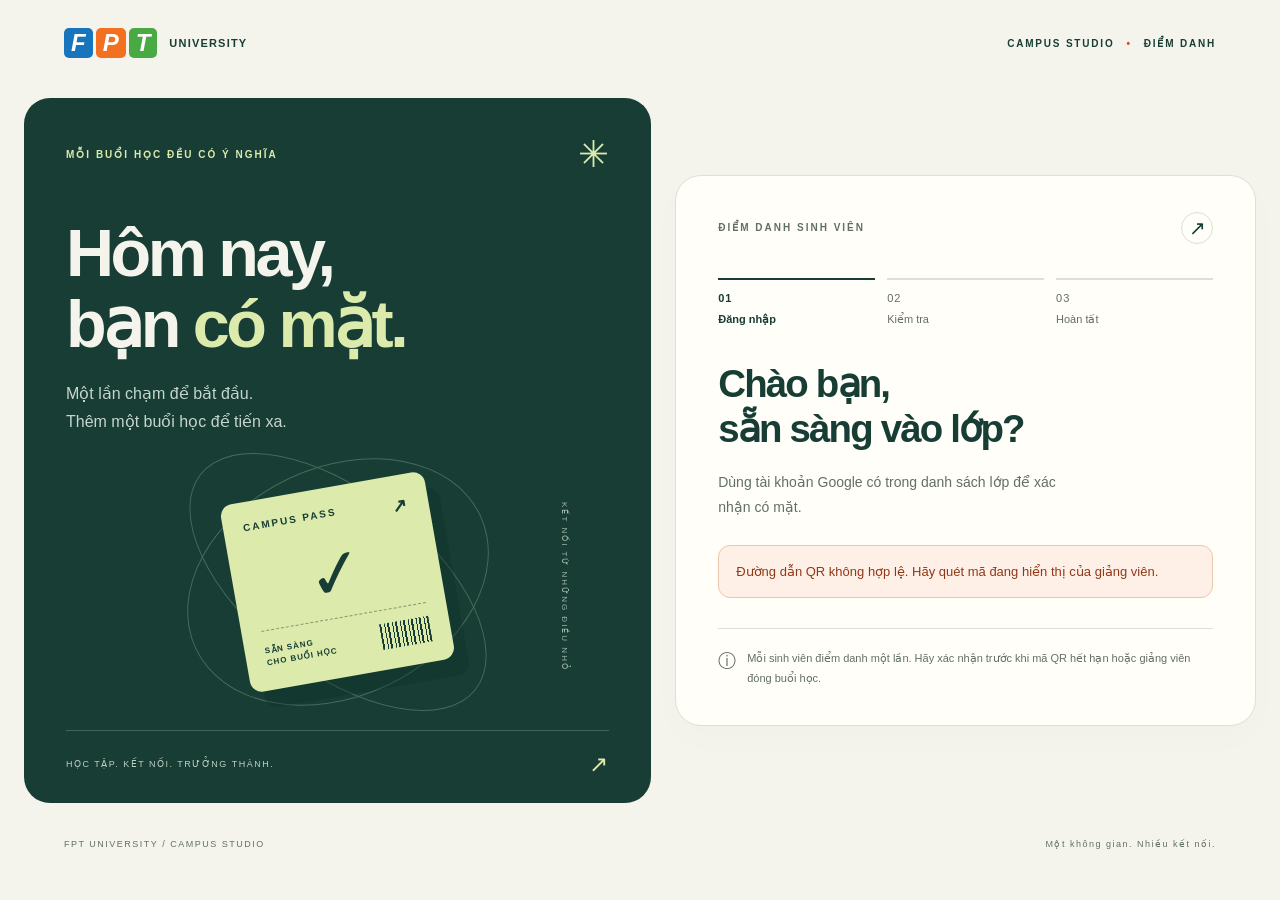
<file: src/main/resources/static/check-in.html>
<!doctype html>
<html lang="vi">
  <head>
    <meta charset="utf-8" />
    <meta name="viewport" content="width=device-width,initial-scale=1" />
    <meta name="referrer" content="no-referrer" />
    <meta name="theme-color" content="#173d35" />
    <meta
      name="description"
      content="Campus Studio — xác nhận điểm danh lớp học FPT University bằng tài khoản Google."
    />
    <title>Điểm danh · Campus Studio</title>
    <link rel="stylesheet" href="check-in.css" />
    <script src="check-in.js" defer></script>
  </head>
  <body>
    <header class="site-header">
      <div class="brand" aria-label="FPT University">
        <span class="brand-letters" aria-hidden="true"
          ><b>F</b><b>P</b><b>T</b></span
        ><span>UNIVERSITY</span>
      </div>
      <span class="edition">CAMPUS STUDIO <span>•</span> ĐIỂM DANH</span>
    </header>
    <main class="check-in-layout">
      <section class="story" aria-labelledby="story-title">
        <div class="story-top">
          <span class="section-label">MỖI BUỔI HỌC ĐỀU CÓ Ý NGHĨA</span
          ><span class="story-star" aria-hidden="true">✳</span>
        </div>
        <h1 id="story-title">
          Hôm nay,<br />
          bạn <em>có mặt.</em>
        </h1>
        <p class="story-description">
          Một lần chạm để bắt đầu.<br />
          Thêm một buổi học để tiến xa.
        </p>
        <div class="attendance-art" aria-hidden="true">
          <div class="orbit"></div>
          <div class="orbit orbit-two"></div>
          <div class="ticket">
            <div class="ticket-top">CAMPUS PASS <span>↗</span></div>
            <div class="ticket-mark">✓</div>
            <div class="ticket-bottom">
              <span>SẴN SÀNG<br />CHO BUỔI HỌC</span
              ><span class="ticket-bars"></span>
            </div>
          </div>
          <span class="art-note">KẾT NỐI TỪ NHỮNG ĐIỀU NHỎ</span>
        </div>
        <div class="story-footer">
          <span>HỌC TẬP. KẾT NỐI. TRƯỞNG THÀNH.</span><span>↗</span>
        </div>
      </section>
      <section class="check-in-card" aria-labelledby="form-title">
        <div class="card-topline">
          <span class="section-label">ĐIỂM DANH SINH VIÊN</span
          ><span class="card-symbol" aria-hidden="true">↗</span>
        </div>
        <ol class="steps" aria-label="Các bước điểm danh">
          <li id="step-login" aria-current="step"><span>01</span>Đăng nhập</li>
          <li id="step-review"><span>02</span>Kiểm tra</li>
          <li id="step-done"><span>03</span>Hoàn tất</li>
        </ol>
        <h2 id="form-title">Chào bạn,<br />sẵn sàng vào lớp?</h2>
        <p id="form-description" class="subtitle">
          Dùng tài khoản Google có trong danh sách lớp để xác nhận có mặt.
        </p>
        <div id="message" role="status" aria-live="polite" aria-atomic="true">
          Đang chuẩn bị trang điểm danh…
        </div>
        <div class="google-wrapper"><div id="google-button"></div></div>
        <form id="identity" hidden aria-label="Thông tin sinh viên">
          <div class="identity-heading">
            <span>THÔNG TIN CỦA BẠN</span><span>Đã xác thực Google</span>
          </div>
          <div class="input-group">
            <label for="full-name">Họ và tên</label
            ><input id="full-name" readonly autocomplete="name" />
          </div>
          <div class="input-group">
            <label for="student-code">Mã số sinh viên</label
            ><input id="student-code" readonly />
          </div>
          <div class="input-group">
            <label for="email">Email Google</label
            ><input id="email" type="email" readonly autocomplete="email" />
          </div>
          <button id="confirm" type="submit" hidden class="btn-primary">
            <span>Xác nhận điểm danh</span><span aria-hidden="true">↗</span>
          </button>
        </form>
        <button id="switch" class="btn-secondary" hidden>
          Đổi tài khoản Google <span aria-hidden="true">↻</span>
        </button>
        <div id="success-note" class="success-note" hidden>
          <span aria-hidden="true">✓</span>
          <p>
            Bạn đã có mặt.<br /><strong>Chúc bạn một buổi học thật tốt!</strong>
          </p>
        </div>
        <div class="footer-note">
          <span aria-hidden="true">ⓘ</span>
          <p>
            Mỗi sinh viên điểm danh một lần. Hãy xác nhận trước khi mã QR hết
            hạn hoặc giảng viên đóng buổi học.
          </p>
        </div>
      </section>
    </main>
    <footer class="site-footer">
      <span>FPT UNIVERSITY / CAMPUS STUDIO</span
      ><span>Một không gian. Nhiều kết nối.</span>
    </footer>
  </body>
</html>
</file>
<file: src/main/resources/static/check-in.css>
:root {
  color-scheme: light;
  --paper: #f5f4ec;
  --ink: #173d35;
  --muted: #626f65;
  --lime: #dceaac;
  --line: #dce1d4;
  --orange: #c45425;
  --white: #fffef9;
}
* {
  box-sizing: border-box;
}
body {
  margin: 0;
  background: var(--paper);
  color: var(--ink);
  font-family: "Segoe UI", Arial, sans-serif;
  -webkit-font-smoothing: antialiased;
}
button,
input {
  font: inherit;
}
[hidden] {
  display: none !important;
}
button {
  cursor: pointer;
}
button:disabled {
  cursor: wait;
  opacity: 0.6;
}
:focus-visible {
  outline: 3px solid var(--orange);
  outline-offset: 4px;
}
.site-header,
.site-footer {
  max-width: 1440px;
  margin: auto;
  padding: 28px 5%;
  display: flex;
  align-items: center;
  justify-content: space-between;
  gap: 20px;
}
.brand {
  display: flex;
  align-items: center;
  gap: 12px;
  font-size: 11px;
  letter-spacing: 1.2px;
  font-weight: 800;
}
.brand-letters {
  display: flex;
  gap: 3px;
}
.brand b {
  display: inline-block;
  background: #1675bc;
  border-radius: 5px;
  color: white;
  font-size: 24px;
  font-style: italic;
  padding: 1px 7px;
  letter-spacing: 0;
}
.brand b:nth-child(2) {
  background: #f37021;
}
.brand b:nth-child(3) {
  background: #49a942;
}
.edition {
  display: flex;
  align-items: center;
  gap: 12px;
  font-size: 10px;
  letter-spacing: 1.8px;
  font-weight: 600;
}
.edition > span {
  color: var(--orange);
}
.check-in-layout {
  max-width: 1300px;
  margin: 12px auto 24px;
  padding: 0 24px;
  display: grid;
  grid-template-columns: 1.08fr 1fr;
  gap: 24px;
  align-items: stretch;
}
.story {
  background: var(--ink);
  border-radius: 26px;
  padding: 38px 42px 25px;
  color: var(--paper);
  position: relative;
  overflow: hidden;
  display: flex;
  flex-direction: column;
  min-height: 700px;
}
.story-top,
.story-footer {
  display: flex;
  align-items: center;
  justify-content: space-between;
  gap: 15px;
}
.section-label {
  font-size: 10px;
  letter-spacing: 2px;
  font-weight: 700;
}
.story-top .section-label {
  color: var(--lime);
}
.story-star {
  color: var(--lime);
  font-size: 37px;
  line-height: 1;
}
h1 {
  font-size: clamp(48px, 5.2vw, 76px);
  line-height: 1.07;
  letter-spacing: -3.5px;
  font-weight: 650;
  margin: 45px 0 20px;
}
h1 em {
  font-style: normal;
  color: var(--lime);
}
.story-description {
  font-size: 16px;
  line-height: 1.7;
  color: #c6d6cc;
  margin: 0;
}
.attendance-art {
  position: relative;
  flex: 1;
  min-height: 265px;
  display: grid;
  place-items: center;
  margin: 15px 0;
}
.orbit {
  position: absolute;
  left: 50%;
  top: 50%;
  width: 315px;
  height: 230px;
  border: 1px solid #466b59;
  border-radius: 50%;
  transform: translate(-50%, -50%) rotate(-25deg);
}
.orbit-two {
  transform: translate(-50%, -50%) rotate(38deg);
  width: 350px;
  height: 180px;
}
.ticket {
  position: relative;
  width: 207px;
  background: var(--lime);
  color: var(--ink);
  padding: 20px;
  border-radius: 12px;
  transform: rotate(-10deg);
  box-shadow: 12px 18px 0 #0b2d2755;
}
.ticket-top {
  display: flex;
  justify-content: space-between;
  font-size: 10px;
  font-weight: 750;
  letter-spacing: 2px;
}
.ticket-top span {
  font-size: 18px;
}
.ticket-mark {
  font-size: 68px;
  line-height: 1.3;
  text-align: center;
}
.ticket-bottom {
  border-top: 1px dashed #87986e;
  padding-top: 13px;
  display: flex;
  align-items: center;
  justify-content: space-between;
  font-size: 8px;
  line-height: 1.6;
  letter-spacing: 1px;
  font-weight: 700;
}
.ticket-bars {
  width: 50px;
  height: 26px;
  background: repeating-linear-gradient(
    90deg,
    var(--ink) 0 2px,
    transparent 2px 5px,
    var(--ink) 5px 6px,
    transparent 6px 8px
  );
}
.art-note {
  position: absolute;
  right: -40px;
  top: 50%;
  font-size: 8px;
  letter-spacing: 2px;
  transform: rotate(90deg);
  color: #a1b7a8;
}
.story-footer {
  border-top: 1px solid #426256;
  padding-top: 20px;
  font-size: 9px;
  letter-spacing: 1.5px;
  color: #bdcec1;
}
.story-footer > span:last-child {
  font-size: 23px;
  color: var(--lime);
}
.check-in-card {
  background: var(--white);
  border: 1px solid var(--line);
  border-radius: 26px;
  padding: 36px 42px;
  align-self: center;
  box-shadow: 0 12px 40px #173d3504;
}
.card-topline {
  display: flex;
  align-items: center;
  justify-content: space-between;
}
.card-topline .section-label {
  color: var(--muted);
}
.card-symbol {
  border: 1px solid var(--line);
  width: 32px;
  height: 32px;
  display: grid;
  place-items: center;
  border-radius: 50%;
  font-size: 20px;
}
.steps {
  list-style: none;
  display: flex;
  justify-content: space-between;
  gap: 12px;
  margin: 34px 0 36px;
  padding: 0;
}
.steps li {
  color: var(--muted);
  font-size: 11px;
  display: flex;
  flex-direction: column;
  gap: 9px;
  flex: 1;
  border-top: 2px solid var(--line);
  padding-top: 12px;
}
.steps li span {
  font-size: 11px;
  letter-spacing: 1px;
}
.steps [aria-current] {
  color: var(--ink);
  border-color: var(--ink);
  font-weight: 700;
}
.steps .complete {
  border-color: #8ca264;
  color: #49633a;
}
h2 {
  font-size: clamp(30px, 3vw, 41px);
  letter-spacing: -1.8px;
  line-height: 1.17;
  margin: 0 0 18px;
  font-weight: 650;
}
.subtitle {
  color: var(--muted);
  font-size: 14px;
  line-height: 1.8;
  margin: 0 0 25px;
  max-width: 350px;
}
#message {
  padding: 15px 17px;
  border: 1px solid var(--line);
  border-radius: 12px;
  background: #f4f6ed;
  font-size: 13px;
  line-height: 1.65;
  overflow-wrap: anywhere;
}
#message.error {
  background: #fff0e7;
  border-color: #edc6ae;
  color: #913817;
}
#message.success {
  background: #edf4d9;
  border-color: #d2e3ab;
  color: #315525;
}
.google-wrapper {
  display: flex;
  justify-content: center;
  margin: 25px 0;
}
.google-wrapper:has([hidden]),
.google-wrapper:has(#google-button:empty) {
  display: none;
}
.identity-heading {
  display: flex;
  justify-content: space-between;
  gap: 10px;
  font-size: 9px;
  letter-spacing: 0.8px;
  margin: 24px 0 18px;
}
.identity-heading span:last-child {
  color: #4d7447;
  letter-spacing: 0;
}
.input-group {
  margin-bottom: 15px;
}
label {
  display: block;
  font-size: 11px;
  color: var(--muted);
  margin-bottom: 7px;
  font-weight: 600;
}
input {
  width: 100%;
  border: 1px solid var(--line);
  background: #f8f9f2;
  border-radius: 9px;
  color: var(--ink);
  padding: 13px 14px;
  font-size: 14px;
  min-width: 0;
}
.btn-primary {
  border: 0;
  background: var(--ink);
  color: white;
  padding: 17px 20px;
  border-radius: 11px;
  display: flex;
  align-items: center;
  justify-content: space-between;
  width: 100%;
  font-weight: 600;
  font-size: 14px;
  margin-top: 24px;
  transition:
    background 0.18s,
    transform 0.18s;
}
.btn-primary:hover:enabled {
  background: #285748;
  transform: translateY(-2px);
}
.btn-primary span:last-child {
  font-size: 22px;
}
.btn-secondary {
  display: block;
  width: 100%;
  padding: 14px;
  margin-top: 10px;
  border: 0;
  background: transparent;
  color: var(--muted);
  font-size: 12px;
  border-radius: 9px;
}
.btn-secondary:hover:enabled {
  background: #f2f4ea;
  color: var(--ink);
}
.footer-note {
  display: flex;
  gap: 11px;
  border-top: 1px solid var(--line);
  margin-top: 30px;
  padding-top: 20px;
  color: var(--muted);
}
.footer-note > span {
  font-size: 18px;
}
.footer-note p {
  font-size: 11px;
  line-height: 1.8;
  margin: 0;
}
.success-note {
  display: flex;
  align-items: center;
  gap: 16px;
  margin: 25px 0;
  padding: 20px;
  background: var(--lime);
  border-radius: 14px;
}
.success-note > span {
  font-size: 30px;
}
.success-note p {
  font-size: 13px;
  line-height: 1.8;
  margin: 0;
}
.site-footer {
  font-size: 9px;
  letter-spacing: 1.5px;
  color: var(--muted);
  padding-top: 12px;
  padding-bottom: 24px;
}
@media (min-width: 1500px) {
  .check-in-layout {
    margin-top: 40px;
  }
}
@media (max-width: 900px) {
  .check-in-layout {
    grid-template-columns: 0.9fr 1fr;
    gap: 16px;
  }
  .story {
    padding: 30px 26px;
  }
  .check-in-card {
    padding: 28px 26px;
  }
  h1 {
    font-size: 53px;
  }
  .art-note {
    display: none;
  }
  .story-top .section-label {
    font-size: 8px;
    letter-spacing: 1px;
  }
  .orbit {
    width: 240px;
  }
  .orbit-two {
    width: 260px;
  }
  .ticket {
    width: 180px;
  }
}
@media (max-width: 680px) {
  .site-header {
    padding: 22px 20px;
  }
  .edition {
    font-size: 8px;
    letter-spacing: 1px;
  }
  .edition > span {
    display: none;
  }
  .check-in-layout {
    grid-template-columns: 1fr;
    padding: 0 14px;
    gap: 15px;
    margin-top: 0;
  }
  .story {
    min-height: 0;
    padding: 22px 25px;
    border-radius: 20px;
  }
  .story-top .section-label {
    font-size: 9px;
  }
  .story-star {
    font-size: 25px;
  }
  h1 {
    font-size: 43px;
    letter-spacing: -2px;
    margin: 20px 0 10px;
  }
  h1 br {
    display: none;
  }
  .story-description {
    font-size: 13px;
  }
  .story-description br {
    display: none;
  }
  .attendance-art,
  .story-footer {
    display: none;
  }
  .check-in-card {
    padding: 25px;
    border-radius: 20px;
  }
  .steps {
    margin: 26px 0;
  }
  h2 {
    font-size: 32px;
  }
  .subtitle {
    margin-bottom: 20px;
  }
  .site-footer {
    padding: 0 22px 24px;
    font-size: 8px;
    letter-spacing: 0.6px;
  }
  .site-footer span:last-child {
    display: none;
  }
}
@media (prefers-reduced-motion: reduce) {
  *,
  *::before,
  *::after {
    transition: none !important;
    animation: none !important;
  }
}
</file>
